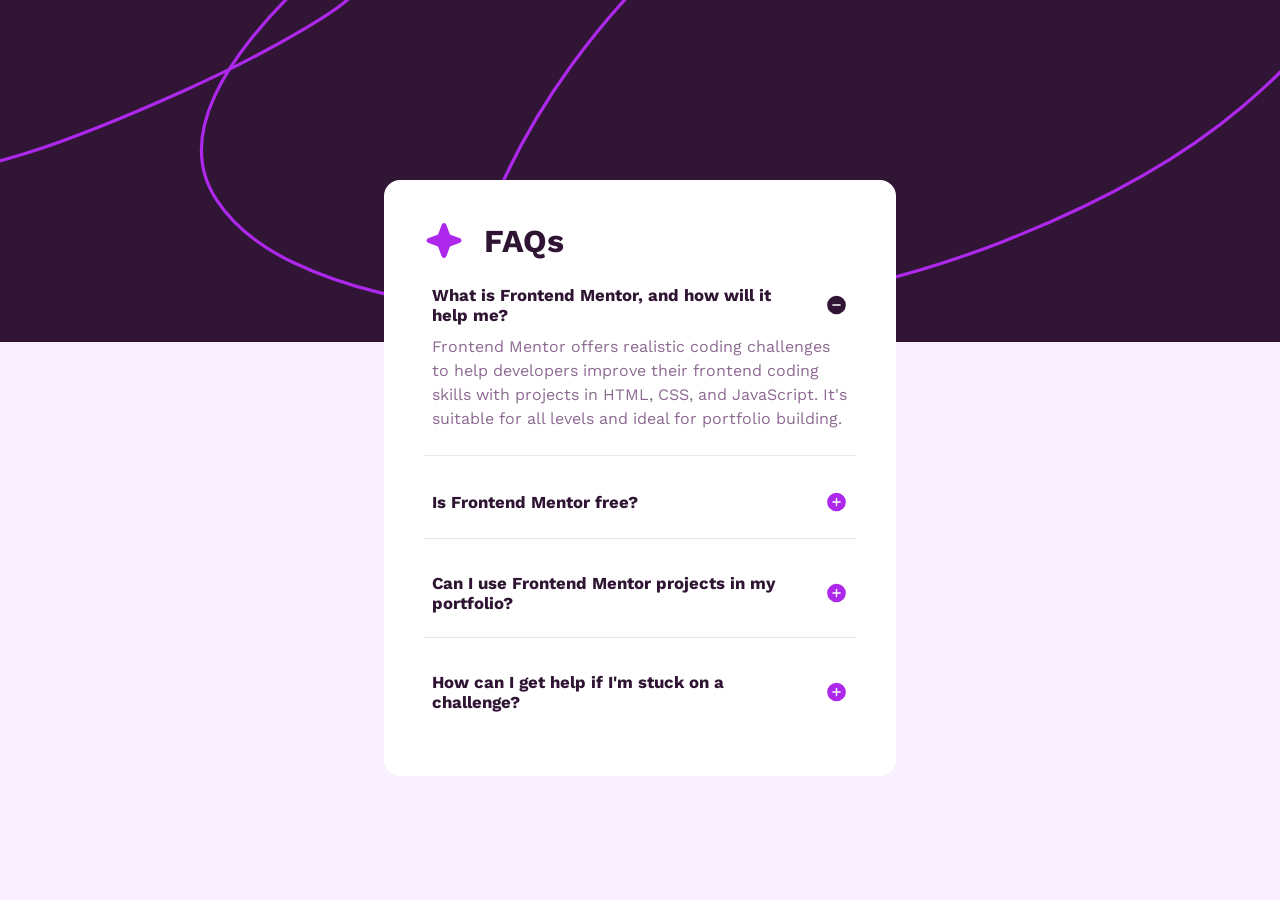
<file: faq-accordion-main/index.html>
<!DOCTYPE html>
<html lang="en">

<head>
  <meta charset="UTF-8">
  <meta name="viewport" content="width=device-width, initial-scale=1.0">
  <link rel="icon" type="image/png" sizes="32x32" href="./assets/images/favicon-32x32.png">
  <title>Frontend Mentor | FAQ accordion</title>
  <link rel="stylesheet" href="./style.css">
</head>

<body>
  <div class="faq">
    <div class="header">
      <img src="./assets/images/icon-star.svg">
      <h1>FAQs</h1>
    </div>
    <div class="main">
      <div class="card-question-response">
        <h2>
          <button aria-expanded="true" aria-controls="response1" class="question">
            <span>What is Frontend Mentor, and how will it help
              me?</span>
            <span class="icon" aria-hidden="true"></span>
          </button>
        </h2>
        <p class="response" id="response1">Frontend Mentor offers realistic coding challenges to help
          developers
          improve their
          frontend coding skills with projects in HTML, CSS, and JavaScript. It's suitable for
          all levels and ideal for portfolio building.</p>
      </div>
      <div class="card-question-response">
        <h2>
          <button class="question" aria-expanded="false" aria-controls="response2">
            <span>Is Frontend Mentor free?</span>
            <span class="icon" aria-hidden="true"></span>
          </button>
        </h2>
        <p class="response" id="response2" hidden>Yes, Frontend Mentor offers both free and premium coding challenges,
          with
          the free
          option providing access to a range of projects suitable for all skill levels.</p>
      </div>
      <div class="card-question-response">
        <h2>
          <button class="question" aria-expanded="false" aria-controls="response3">
            <span>Can I use Frontend Mentor projects in my portfolio?</span>
            <span class="icon" aria-hidden="true"></span>
          </button>
        </h2>
        <p class="response" id="response3" hidden> Yes, you can use projects completed on Frontend Mentor in your
          portfolio.
          It's an excellent
          way to showcase your skills to potential employers!</p>
      </div>
      <div class="card-question-response">
        <h2>
          <button class="question" aria-expanded="false" aria-controls="response4">
            <span>How can I get help if I'm stuck on a challenge?</span>
            <span class="icon" aria-hidden="true"></span>
          </button>
        </h2>
        <p class="response" id="response4" hidden>The best place to get help is inside Frontend Mentor's Discord
          community.
          There's a help
          channel where you can ask questions and seek support from other community members.</p>
      </div>
    </div>
  </div>
  <script src="./index.js"></script>
</body>

</html>
</file>
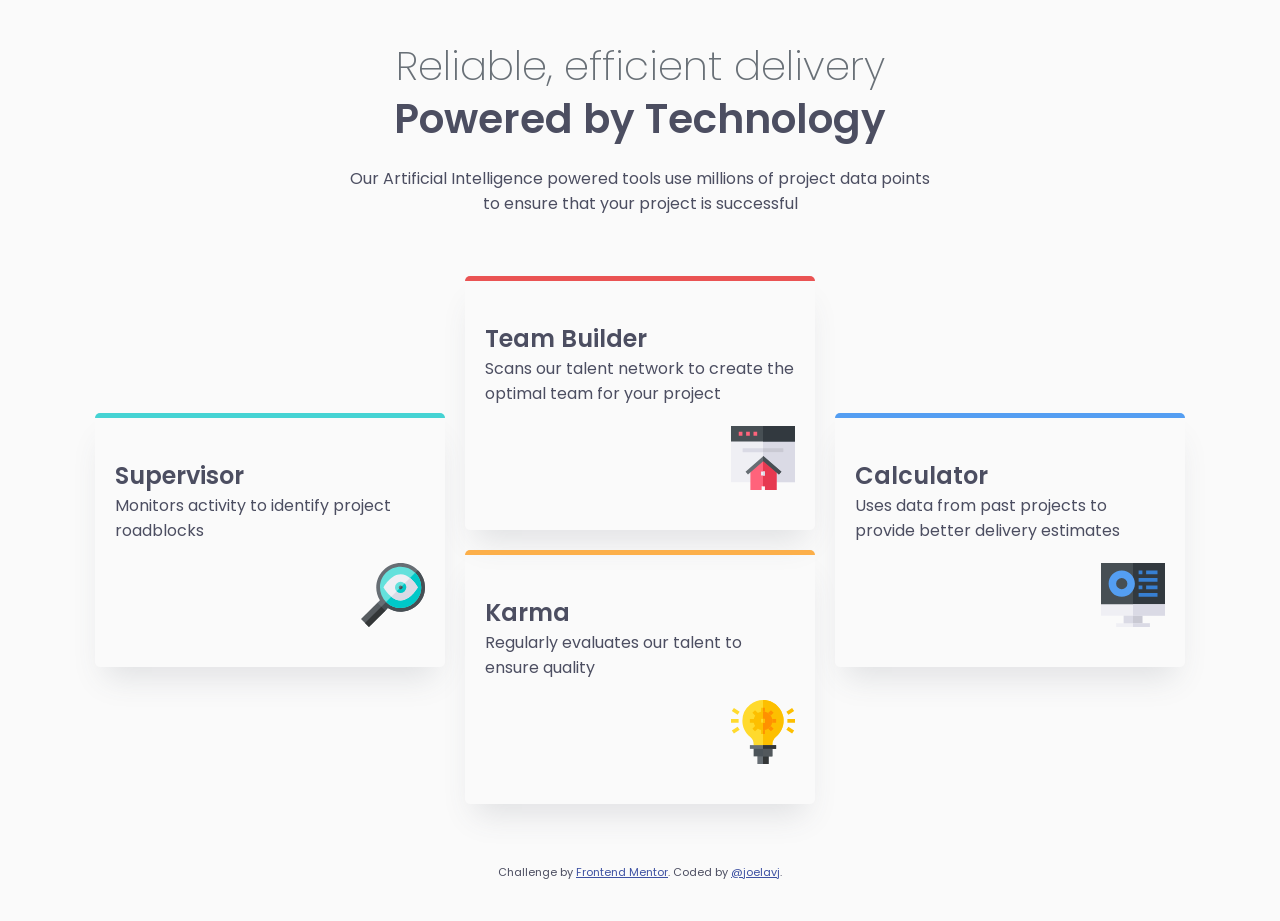
<file: four-card-feature-section-master/index.html>
<!DOCTYPE html>
<html lang="en">

<head>
  <meta charset="UTF-8">
  <meta name="viewport" content="width=device-width, initial-scale=1.0">
  <!-- displays site properly based on user's device -->

  <link rel="icon" type="image/png" sizes="32x32" href="./assets/images/favicon-32x32.png">
  <link rel="stylesheet" href="./style.css">
  <title>Frontend Mentor | Four card feature section</title>

</head>

<body>
  <header>
    <h1>
      <span class="not-important">
        Reliable, efficient delivery
      </span>
      <span class="important">
        Powered by Technology
      </span>
    </h1>
    <p>
      Our Artificial Intelligence powered tools use millions of project data points
      to ensure that your project is successful
    </p>
  </header>
  <main>
    <div class="card supervisor">
      <div class="text">
        <h2>
          Supervisor
        </h2>
        <p>
          Monitors activity to identify project roadblocks
        </p>
      </div>
      <img src="./assets/images/icon-supervisor.svg">
    </div>
    <div class="card team-builder">
      <div class="text">
        <h2>
          Team Builder
        </h2>
        <p>
          Scans our talent network to create the optimal team for your project
        </p>
      </div>
      <img src="./assets/images/icon-team-builder.svg">
    </div>
    <div class="card karma">
      <div class="text">
        <h2>
          Karma
        </h2>
        <p>
          Regularly evaluates our talent to ensure quality
        </p>
      </div>
      <img src="./assets/images/icon-karma.svg">
    </div>
    <div class="card calculator">
      <div class="text">
        <h2>
          Calculator
        </h2>
        <p>
          Uses data from past projects to provide better delivery estimates
        </p>
      </div>
      <img src="./assets/images/icon-calculator.svg">
    </div>
  </main>
  <footer class="attribution">
    Challenge by <a href="https://www.frontendmentor.io?ref=challenge">Frontend Mentor</a>.
    Coded by <a href="https://www.frontendmentor.io/profile/joelavj">@joelavj</a>.
  </footer>
</body>

</html>
</file>
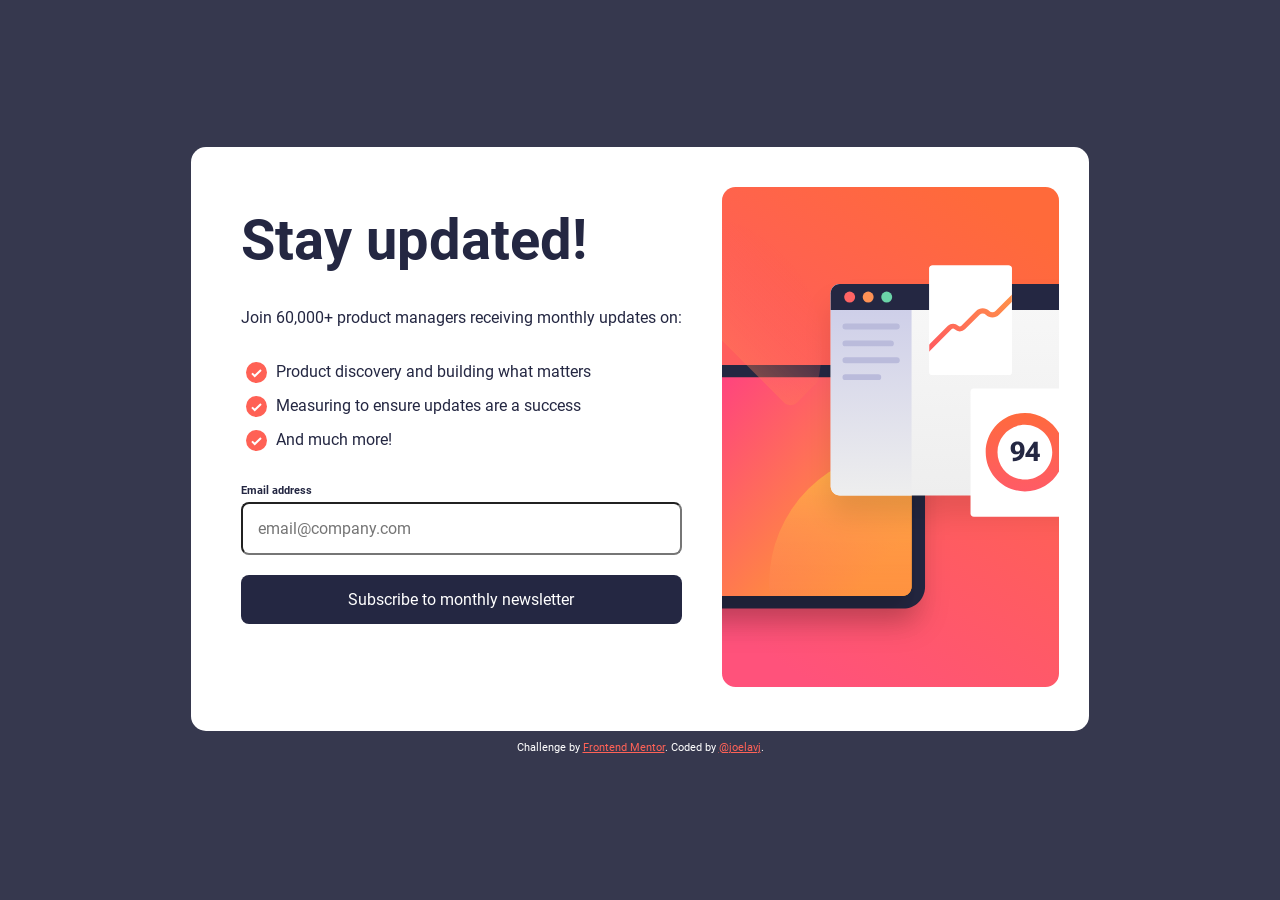
<file: newsletter-sign-up-with-success-message-main/index.html>
<!DOCTYPE html>
<html lang="en">

<head>
  <meta charset="UTF-8">
  <meta name="viewport" content="width=device-width, initial-scale=1.0">
  <link rel="icon" type="image/png" sizes="32x32" href="./assets/images/favicon-32x32.png">
  <title>Frontend Mentor | Newsletter sign-up form with success message</title>
  <link rel="stylesheet" href="style.css">
</head>

<body>

  <!-- Sign-up form start -->
  <div class="sign-up">
    <picture>
      <source srcset="./assets/images/illustration-sign-up-desktop.svg" media="(width >= 1000px)" />
      <source srcset="./assets/images/illustration-sign-up-tablet.svg" media="(width >= 600px)" />
      <img src="./assets/images/illustration-sign-up-mobile.svg" class="banniere" />
    </picture>
    <div class="main">
      <h1>
        Stay updated!
      </h1>
      <p>
        Join 60,000+ product managers receiving monthly updates on:
      </p>
      <ul>
        <li>
          Product discovery and building what matters
        </li>
        <li>
          Measuring to ensure updates are a success
        </li>
        <li>
          And much more!
        </li>
      </ul>
      <form novalidate>
        <div class="champ-data">
          <div class="text-data">
            <label for="email">
              Email address
            </label>
            <span class="error">
            </span>
          </div>
          <input type="email" name="email" id="email" placeholder="email@company.com">
        </div>
        <button type="submit" id="submit">
          Subscribe to monthly newsletter
        </button>
      </form>
    </div>
  </div>
  <!-- Sign-up form end -->

  <!-- Success message start -->
  <div class="succes-message active">
    <div class="message">
      <img src="./assets/images/icon-success.svg">
      <h1>
        Thanks for subscribing!
      </h1>
      <p>
        A confirmation email has been sent to <strong>ash@loremcompany.com</strong>.
        Please open it and click the button inside to confirm your subscription.
      </p>
    </div>
    <button id="button">
      Dismiss message
    </button>
  </div>
  <!-- Success message end -->
  <footer class="attribution">
    Challenge by <a href="https://www.frontendmentor.io?ref=challenge">Frontend Mentor</a>.
    Coded by <a href="https://www.frontendmentor.io/profile/joelavj">@joelavj</a>.
  </footer>
  <script src="./index.js"></script>
</body>

</html>
</file>
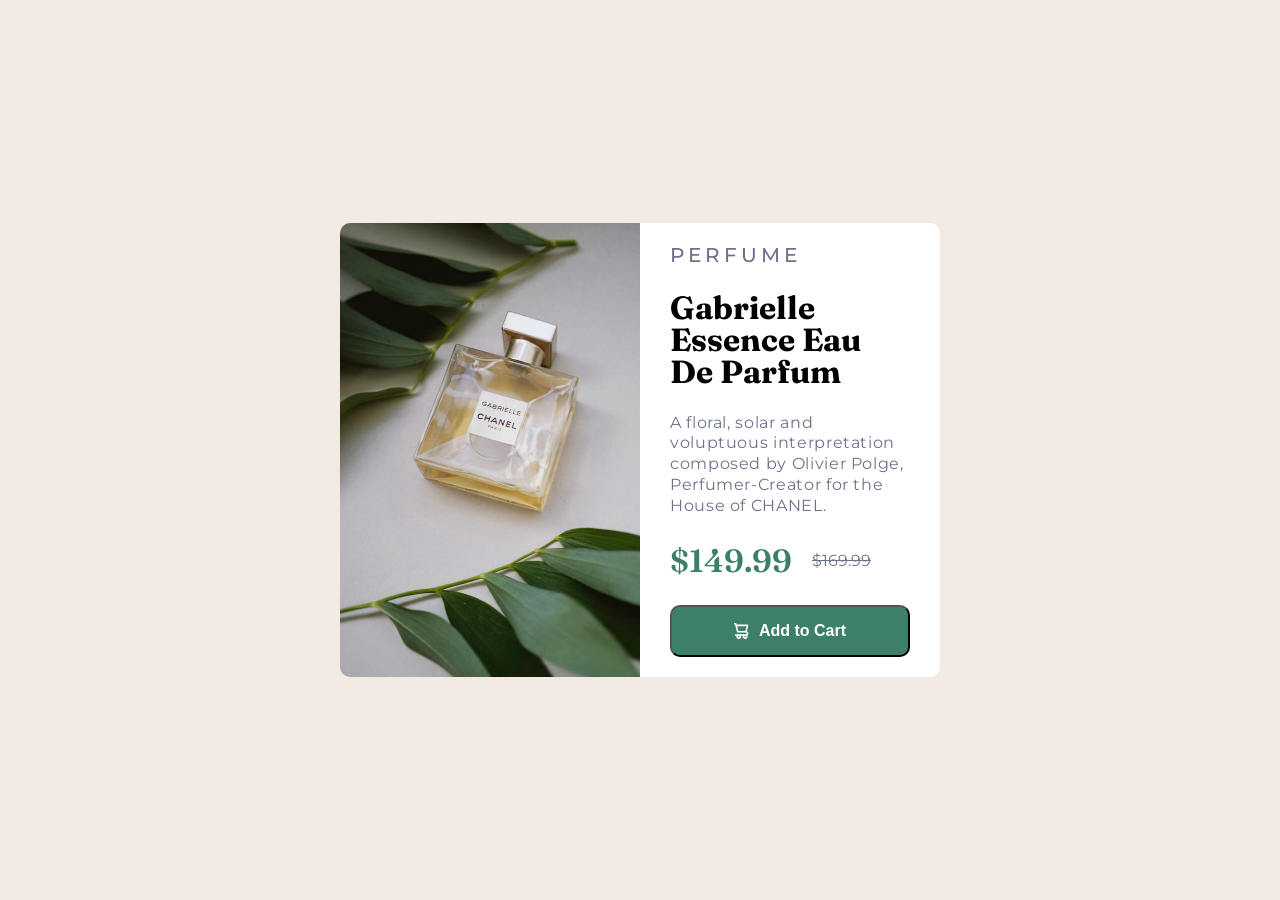
<file: product-preview-card-component-main/index.html>
<!DOCTYPE html>
<html lang="en">

<head>
  <meta charset="UTF-8">
  <meta name="viewport" content="width=device-width, initial-scale=1.0">
  <!-- displays site properly based on user's device -->

  <link rel="icon" type="image/png" sizes="32x32" href="./assets/images/favicon-32x32.png">
  <link rel="stylesheet" href="./style.css">
  <title>Frontend Mentor | Product preview card component</title>
</head>

<body>
  <div class="card-product">
    <picture>
      <source media="(min-width: 600px)" srcset="./assets/images/image-product-desktop.jpg">
      <img src="./assets/images/image-product-mobile.jpg" alt="..." class="product-image">
    </picture>
    <div class="info-product">
      <span class="category-product">Perfume</span>
      <h1 class="name-product">Gabrielle Essence Eau De Parfum</h1>
      <p class="description">A floral, solar and voluptuous interpretation composed by Olivier Polge,
        Perfumer-Creator for the House of CHANEL.</p>

      <div class="price-container">
        <span class="current-price">$149.99</span>
        <del class="original-price">$169.99</del>
      </div>
      <button class="add-to-cart">
        <img src="./assets/images/icon-cart.svg">
        <span>Add to Cart</span>
      </button>
    </div>
  </div>
</body>

</html>
</file>
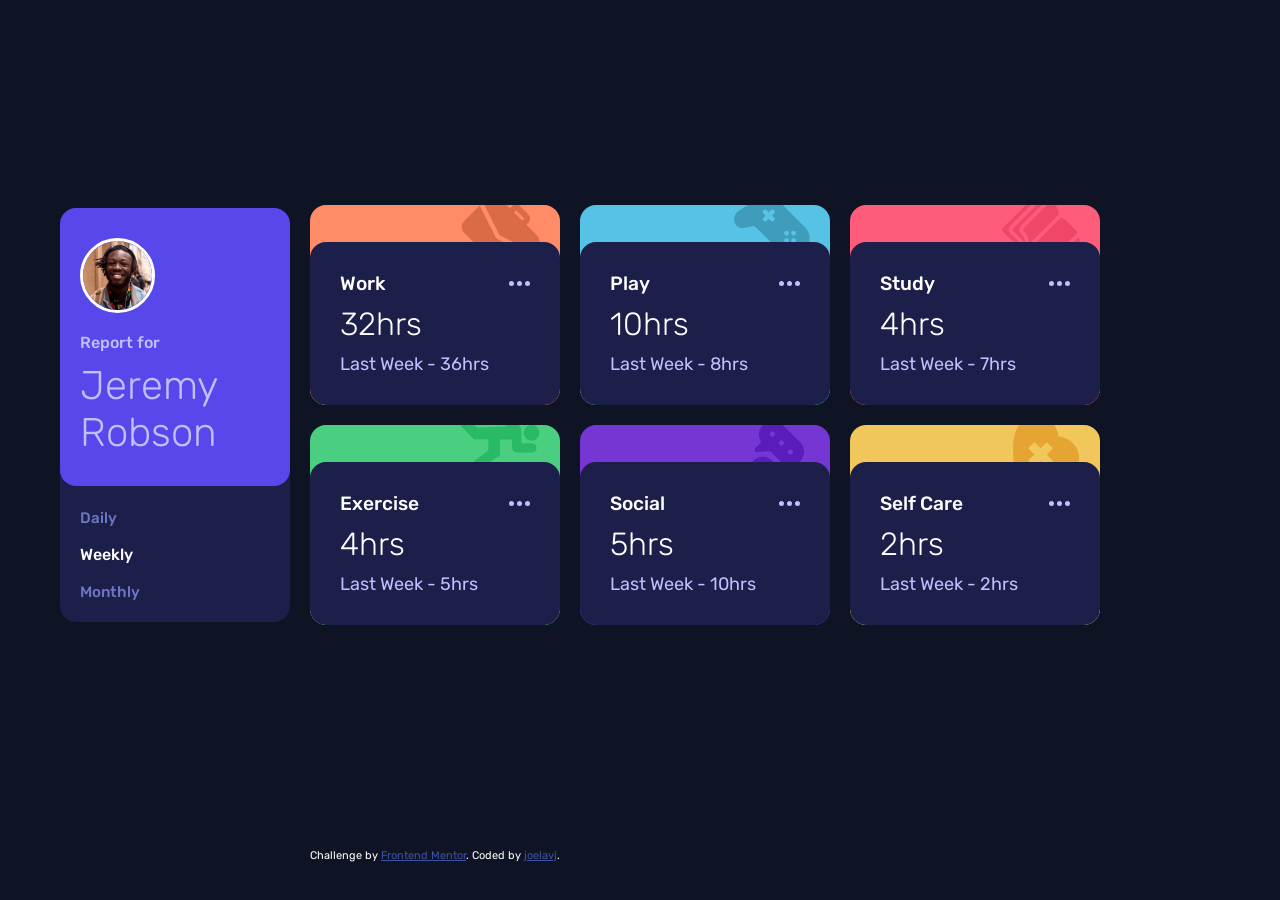
<file: time-tracking-dashboard-main/index.html>
<!DOCTYPE html>
<html lang="en">

<head>
  <meta charset="UTF-8">
  <meta name="viewport" content="width=device-width, initial-scale=1.0">
  <!-- displays site properly based on user's device -->

  <link rel="icon" type="image/png" sizes="32x32" href="./assets/images/favicon-32x32.png">
  <link rel="stylesheet" href="style.css">
  <title>Frontend Mentor | Time tracking dashboard</title>

</head>

<body>
  <div class="header">
    <div class="profil">
      <img src="./assets/images/image-jeremy.png" class="photo-profil">
      <h1>
        <span>Report for</span>
        <span>Jeremy Robson</span>
      </h1>
    </div>
    <nav>
      <ul>
        <li>
          <button id="daily" onclick="getData('daily')">Daily</button>
        </li>
        <li>
          <button id="weekly" onclick="getData('weekly')">Weekly</button>
        </li>
        <li>
          <button id="monthly" onclick="getData('monthly')">Monthly</button>
        </li>
      </ul>
    </nav>
  </div>
  <div class="main">

  </div>

  <footer class="attribution">
    Challenge by <a href="https://www.frontendmentor.io?ref=challenge">Frontend Mentor</a>.
    Coded by <a href="https://www.frontendmentor.io/profile/joelavj">joelavj</a>.
  </footer>
  <script src="index.js"></script>
</body>

</html>
</file>
<file: faq-accordion-main/style.css>
@font-face {
    font-family: "Work Sans";
    src: url(./assets/fonts/WorkSans-VariableFont_wght.ttf);
    font-weight: 100 900;
}

* {
    padding: 0;
    margin: 0;
    box-sizing: border-box;
}

body {
    font-family: "Work Sans", sans-serif;
    background-color: hsl(275, 100%, 97%);
    background-image: url(./assets//images//background-pattern-desktop.svg);
    background-size: auto 38vh;
    background-repeat: repeat-x;
    background-position: top center;
    display: flex;
    justify-content: center;
    align-items: center;
    padding-top: 20vh;
    color: hsl(292, 42%, 14%);
}

.faq {
    background-color: hsl(0, 100%, 100%);
    width: 40vw;
    height: auto;
    display: flex;
    flex-direction: column;
    border-radius: 16px;
    padding: 2.5rem;

}

.header {
    display: flex;
    justify-content: flex-start;
    gap: 20px;
    align-items: center;
}

h1 {
    font-size: 2rem;
}

.main {
    display: flex;
    flex-direction: column;
    gap: 10px;
}

.card-question-response {
    display: flex;
    flex-direction: column;
    gap: 10px;
    border-bottom: 1px solid hsl(240, 5%, 91%);
    padding: 1.5rem 0.5rem;
}

.card-question-response:last-child {
    border-bottom: none;
}

.question {
    display: flex;
    justify-content: space-between;
    align-items: center;
    gap: 1rem;
    width: 100%;
    padding: 0;
    border: none;
    background: none;
    font: inherit;
    color: inherit;
    text-align: left;
    cursor: pointer;
    font-size: 1.05rem;
}

.question:hover {
    color: hsl(281, 83%, 54%);
}

.icon {
    width: 24px;
    height: 24px;
    flex-shrink: 0;
    background: url(./assets/images/icon-plus.svg) center / contain no-repeat;
}

.question[aria-expanded="true"] .icon {
    background-image: url(./assets/images/icon-minus.svg);
}

.response {
    color: hsl(292, 16%, 49%);
    line-height: 1.5;
}

@media (max-width: 500px) {
    body {
        background-image: url(./assets//images//background-pattern-mobile.svg);
    }

    .faq {
        width: 100vw;
        margin: 24px;
        padding: 1.5rem;
    }
}
</file>
<file: four-card-feature-section-master/style.css>
@font-face {
    font-family: 'Poppins';
    src: url('./assets/fonts/Poppins-ExtraLight.ttf');
    font-weight: 200;
}

@font-face {
    font-family: 'Poppins';
    src: url('./assets/fonts/Poppins-Regular.ttf');
    font-weight: 400;
}

@font-face {
    font-family: 'Poppins';
    src: url('./assets/fonts/Poppins-SemiBold.ttf');
    font-weight: 600;
}

.attribution {
    font-size: 0.6875rem;
    text-align: center;
}

.attribution a {
    color: hsl(228, 45%, 44%);
}

* {
    padding: 0;
    margin: 0;
    box-sizing: border-box;
}

body {
    font-family: 'Poppins';
    padding: 40px;
    font-size: clamp(15px, 15px + 0.5vw, 1rem);
    font-weight: 400;
    display: flex;
    flex-direction: column;
    align-items: center;
    gap: 20px;
    color: hsl(234, 12%, 34%);
    background-color: hsl(0, 0%, 98%);
}

header {
    display: flex;
    flex-direction: column;
    align-items: center;
    justify-content: space-between;
    gap: 20px;
    max-width: 600px;
}

h1 {
    display: flex;
    flex-direction: column;
    align-items: center;
    justify-content: center;
    line-height: 1.3;
    font-size: calc(15px + 2vw);
}

.not-important {
    color: hsl(212, 6%, 44%);

    font-weight: 200;
}

.important {
    font-weight: bold;
}

header p {
    text-align: center;
}

main {
    display: flex;
    flex-direction: column;
    justify-content: space-between;
    gap: 20px;
    max-width: 100%;
}

.card {
    padding: 40px 20px;
    display: flex;
    flex-direction: column;
    justify-content: space-between;
    align-items: flex-start;
    gap: 20px;
    border-radius: 5px;
    box-shadow: 0 20px 30px -10px hsla(234, 12%, 34%, .15);
}

h2 {
    font-weight: 600;
}

.card p {
    color: hsl(234, 12%, 34%);
}

.card img {
    align-self: flex-end;
}

.supervisor {
    border-top: 5px solid hsl(180, 62%, 55%);
}

.team-builder {
    border-top: 5px solid hsl(0, 78%, 62%);
}

.karma {
    border-top: 5px solid hsl(34, 97%, 64%);
}

.calculator {
    border-top: 5px solid hsl(212, 86%, 64%);
}


@media (min-width: 600px) and (max-width: 1000px) {
    body {
        gap: 60px;
    }

    main {
        display: grid;
        grid-template-columns: repeat(2, minmax(150px, 350px));
        grid-template-rows: repeat(4, 1fr);
        grid-template-areas:
            "b c"
            "b c"
            "d e"
            "d e"
        ;
    }

    .supervisor {
        grid-area: c;
    }

    .team-builder {
        grid-area: b;
    }

    .karma {
        grid-area: e;
    }

    .calculator {
        grid-area: d;
    }
}

@media (min-width: 1000px) {
    body {
        gap: 60px;
    }

    main {
        display: grid;
        grid-template-columns: repeat(3, minmax(150px, 350px));
        grid-template-rows: repeat(4, 1fr);
        grid-template-areas:
            "a b f"
            "c b d"
            "c e d"
            "g e h"
        ;
    }

    .supervisor {
        grid-area: c;
    }

    .team-builder {
        grid-area: b;
    }

    .karma {
        grid-area: e;
    }

    .calculator {
        grid-area: d;
    }
}
</file>
<file: newsletter-sign-up-with-success-message-main/style.css>
@font-face {
    font-family: 'Roboto';
    src: url('./assets/fonts/Roboto-Bold.ttf');
    font-weight: 700;
}

@font-face {
    font-family: 'Roboto';
    src: url('./assets/fonts/Roboto-Regular.ttf');
    font-weight: 400;
}

.attribution {
    font-size: 0.6875rem;
    text-align: center;
    color: hsl(0, 0%, 100%);
}

.attribution a {
    color: hsl(4, 100%, 67%);
}


* {
    padding: 0;
    margin: 0;
    box-sizing: border-box;
}

body {
    font-size: 16px;
    font-family: 'Roboto';
    background-color: hsl(235, 18%, 26%);
    display: flex;
    flex-direction: column;
    align-items: center;
    justify-content: center;
    gap: 10px;
    min-height: 100dvh;
    color: hsl(234, 29%, 20%);
}

.active {
    display: none !important;
}

.sign-up {
    display: flex;
    flex-direction: column;
    gap: 20px;
    background-color: hsl(0, 0%, 100%);
}

.banniere {
    width: 100%;
    height: auto;
}

.main {
    padding: 20px;
    display: flex;
    flex-direction: column;
    gap: 35px;
}

h1 {
    font-size: 2.5rem;
}

ul {
    display: flex;
    flex-direction: column;
    gap: 15px;
    padding-left: 35px;
    position: relative;
}

li {
    list-style-type: none;
}

li::before {
    content: url('./assets/images/icon-list.svg');
    position: absolute;
    left: 5px;
}

form {
    display: flex;
    flex-direction: column;
    gap: 20px;
}

.champ-data {
    display: flex;
    flex-direction: column;
    gap: 5px;
    justify-content: stretch;
}

.text-data {
    font-size: 0.7em;
    font-weight: bold;
    display: flex;
    justify-content: space-between;
}

.error {
    color: hsl(4, 100%, 67%);
}

input {
    padding: 15px;
    border-radius: 0.5rem;
    font-size: 1rem;
    font: inherit;
}

.error-input {
    color: hsl(4, 100%, 67%);
    border-color: hsl(4, 100%, 67%);
}

button {
    padding: 15px;
    text-align: center;
    background-color: hsl(234, 29%, 20%);
    color: hsl(0, 0%, 100%);
    font-weight: bold;
    border-radius: 0.5rem;
    cursor: pointer;
    border: transparent;
    font: inherit;
}

button:hover {
    background-color: hsl(4, 100%, 67%);
}

.succes-message {
    display: flex;
    flex-direction: column;
    gap: 25px;
    padding: 20px;
    background-color: hsl(0, 0%, 100%);
}

.message {
    flex: 1 1 86vh;
    display: flex;
    flex-direction: column;
    justify-content: center;
    align-items: flex-start;
    gap: 35px;
}

.succes-message button {
    flex: 0 0 auto;
}

@media (min-width: 600px) {
    body {
        padding: 40px 0;
    }

    .sign-up {
        border-radius: 16px;
    }
}

@media (min-width: 1000px) {
    body {
        display: flex;

    }

    h1 {
        font-size: 3.5rem;
    }

    .succes-message {
        width: 400px;
        border-radius: 10px;
        padding: 40px;
    }

    .message {
        flex: 0 0 auto;
    }

    .sign-up {
        flex-direction: row-reverse;
        padding: 40px 30px;
        border-radius: 15px;
    }

    .banniere {
        width: auto;
        height: 500px;
    }
}
</file>
<file: product-preview-card-component-main/style.css>
@font-face {
    font-family: 'Montserrat';
    src: url('./assets/fonts/Montserrat/Montserrat-VariableFont_wght.ttf') format('truetype');
    font-weight: 100 900;
    font-display: swap;
}

@font-face {
    font-family: 'Fraunces';
    src: url('./assets/fonts/Fraunces/Fraunces-VariableFont_SOFT,WONK,opsz,wght.ttf') format('truetype');
    font-display: swap;
}

* {
    padding: 0;
    margin: 0;
    box-sizing: border-box;
}

body {
    font-family: 'Montserrat', sans-serif;
    font-size: 14px;
    display: flex;
    align-items: center;
    justify-content: center;
    background-color: hsl(30, 38%, 92%);
    min-height: 100vh;
}

.card-product {
    width: 100%;
    margin: 15vh 20px;
    border-radius: 10px;
    overflow: hidden;
    background-color: hsl(0, 0%, 100%);
    display: flex;
    flex-direction: column;
}

.product-image {
    width: 100%;
    height: 100%;
    object-fit: cover;
}

.card-product>picture {
    flex: 0 0 50%;
}

.info-product {
    padding: 20px 30px;
    display: flex;
    flex-direction: column;
    justify-content: space-between;
    gap: 20px;
}

.category-product {
    color: hsl(228, 12%, 48%);
    letter-spacing: 4px;
    text-transform: uppercase;
    font-size: clamp(0.75rem, 0.5rem + 1vw, 1.25rem);
    font-weight: 500;
}

.name-product {
    font-family: 'Fraunces';
    font-weight: 700;
    font-size: 2rem;
    line-height: 2rem;
}

.description {
    color: hsl(228, 12%, 48%);
    font-size: 1rem;
    line-height: 1.3;
    letter-spacing: 0.04rem;
}

.price-container {
    display: flex;
    align-items: center;
    gap: 20px;
}

.current-price {
    font-size: 2rem;
    font-family: 'Fraunces';
    font-weight: 600;
    color: hsl(158, 36%, 37%);
}

.original-price {
    color: hsl(228, 12%, 48%);
    text-decoration: line-through;
    font-size: 1rem;
}

.add-to-cart {
    display: flex;
    align-items: center;
    justify-content: center;
    gap: 10px;
    padding: 15px 20px;
    background-color: hsl(158, 36%, 37%);
    color: hsl(0, 0%, 100%);
    border-radius: 10px;
    font-size: 1rem;
    font-weight: 600;
    cursor: pointer;
}

.add-to-cart:hover,
.add-to-cart:focus {
    background-color: hsl(158, 42%, 18%);
}

@media (min-width: 600px) {
    .card-product {
        flex-direction: row;
        width: 600px;
    }

    .product-image {

        width: 100%;
        height: 100%;
    }
}
</file>
<file: time-tracking-dashboard-main/style.css>
@font-face {
    font-family: Rubik;
    src: url('./assets/fonts/Rubik-VariableFont_wght.ttf');
    font-weight: 300 400 500;
    font-display: swap;
}

.attribution {
    font-size: 0.6875rem;
    text-align: center;
}

.attribution a {
    color: hsl(228, 45%, 44%);
}

.active {
    color: #fff;
    font-size: 1rem;
}

* {
    padding: 0;
    margin: 0;
    box-sizing: border-box;
}

body {
    font-family: Rubik;
    font-size: 18px;
    background-color: hsl(226, 43%, 10%);
    color: #fff;
    display: flex;
    flex-direction: column;
    padding: 20px;
    gap: 20px;
}

.header {
    background-color: hsl(235, 46%, 20%);
    border-radius: 1rem;
    display: flex;
    flex-direction: column;
}

.profil {
    background-color: hsl(246, 80%, 60%);
    border-radius: 1rem;
    display: flex;
    justify-content: center;
    align-items: center;
    gap: 20px;
    padding: 25px;
}

.photo-profil {
    width: 75px;
    height: auto;
    border: 3px solid #fff;
    border-radius: 50%;
}

h1 {
    display: flex;
    flex-direction: column;
    align-items: flex-start;
    justify-content: flex-start;
    gap: 10px;
}

h1 span:first-child {
    font-size: 1rem;
    font-weight: 500;
    color: hsl(236, 100%, 87%);
}

h1 span:last-child {
    font-size: 1.5rem;
    width: max-content;
    font-weight: 300;
    color: hsl(236, 100%, 87%);
}

nav {
    display: flex;
    justify-content: center;
    align-items: center;
}

ul {
    width: 100%;
    display: flex;
    justify-content: space-around;
    align-items: center;
    padding: 20px;
}

button {
    border: none;
    background-color: inherit;
    font-family: Rubik;
    font-weight: 500;
    font-size: 0.95rem;
    color: hsl(235, 45%, 61%);
    cursor: pointer;
}

button:hover {
    color: #fff;
}

li {
    list-style-type: none;
}

.main {
    display: flex;
    flex-direction: column;
    justify-content: space-evenly;
    gap: 20px;
}

.card-main {
    border-radius: 1rem;
    height: 150px;
    position: relative;
    overflow: hidden;
}

.card-main>img {
    position: absolute;
    right: 20px;
    top: -10px;
}

.card {
    border-radius: 1rem;
    background-color: hsl(235, 46%, 20%);
    position: absolute;
    bottom: 0;
    left: 0;
    right: 0;
    display: flex;
    flex-direction: column;
    gap: 10px;
    padding: 20px;
    z-index: 1;
}

.card:hover {
    background-color: hsl(235, 46%, 33%);
}

.card-title {
    display: flex;
    justify-content: space-between;
    align-items: center;
}

h2 {
    font-weight: 500;
    font-size: 1.2rem;
}

.card-title img:hover {
    transform: scale(1.1);
}

.card-data {
    display: flex;
    justify-content: space-between;
    align-items: center;
}

.data-now {
    font-size: 2rem;
    font-weight: 300;
}

.data-previous {
    color: hsl(236, 100%, 87%);
}

#work {
    background-color: hsl(15, 100%, 70%);
}

#play {
    background-color: hsl(195, 74%, 62%);
}

#study {
    background-color: hsl(348, 100%, 68%);
}

#exercise {
    background-color: hsl(145, 58%, 55%);
}

#social {
    background-color: hsl(264, 64%, 52%);
}

#self-care {
    background-color: hsl(43, 84%, 65%);
}

@media (min-width: 500px) {
    .header {
        flex-direction: row;
    }

    nav {
        width: 100%;
    }

    .main {
        flex-direction: row;
        flex-wrap: wrap;
    }

    .card-main {
        flex: 1 0 350px;
    }
}

@media (min-width: 1200px) {

    body {
        display: grid;
        grid-template-columns: 230px 790px;
        grid-template-rows: 1fr 50px;
        grid-template-areas:
            "a b"
            "c d";
        place-items: center;
        width: 1200px;
        height: 100dvh;
        margin: 0 auto;
    }

    .header {
        flex-direction: column;
        width: 100%;
        grid-area: a;
    }

    .profil {
        flex-direction: column;
        align-items: flex-start;
        padding: 30px 20px;
    }

    h1 span:last-child {
        width: min-content;
        font-size: 2.5rem;
    }

    ul {
        flex-direction: column;
        align-items: flex-start;
        gap: 15px;
    }

    .main {
        grid-area: b;
        display: grid;
        grid-template-columns: repeat(3, 250px);
        grid-template-rows: repeat(2, auto);
        gap: 20px;
    }

    .card-main {
        height: 200px;
    }

    .card {
        padding: 30px;
    }

    .card-data {
        flex-direction: column;
        align-items: flex-start;
        gap: 10px;
    }

    footer {
        grid-area: d;
        justify-self: flex-start;
    }

}
</file>
